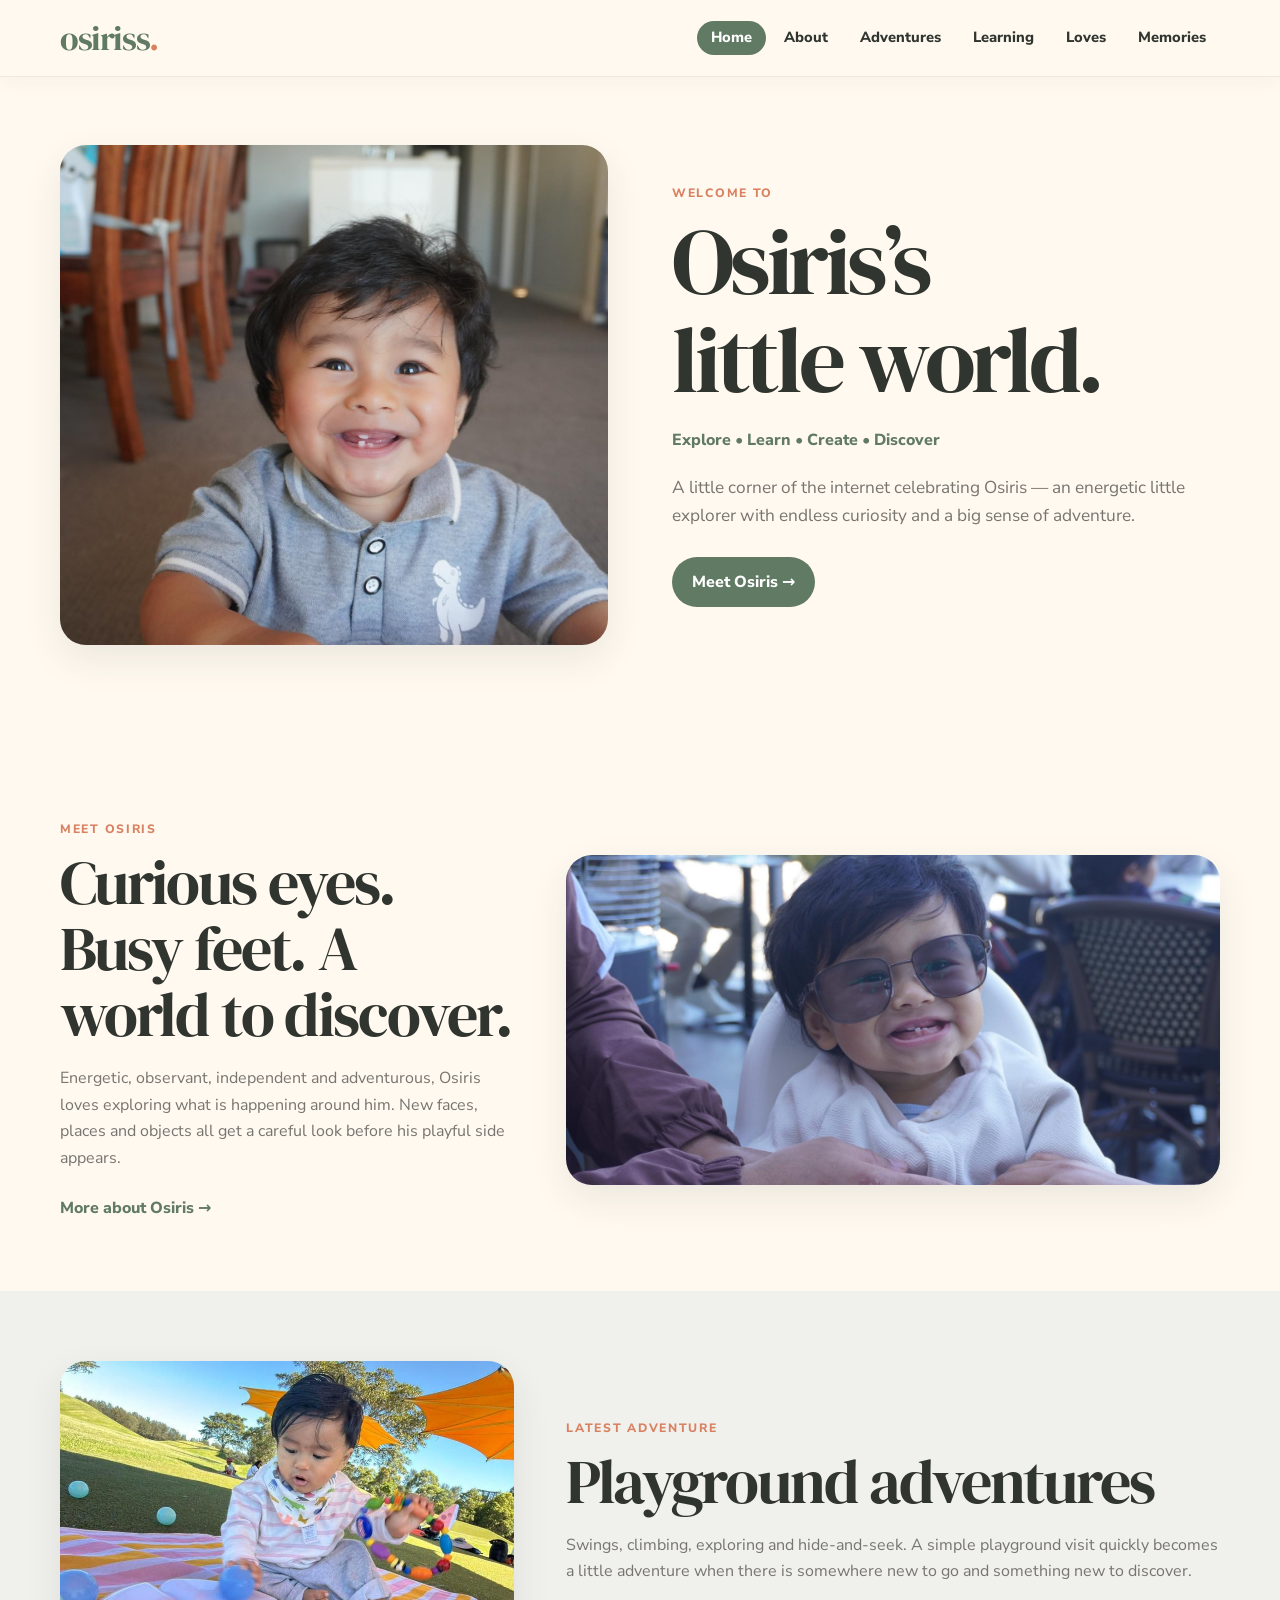
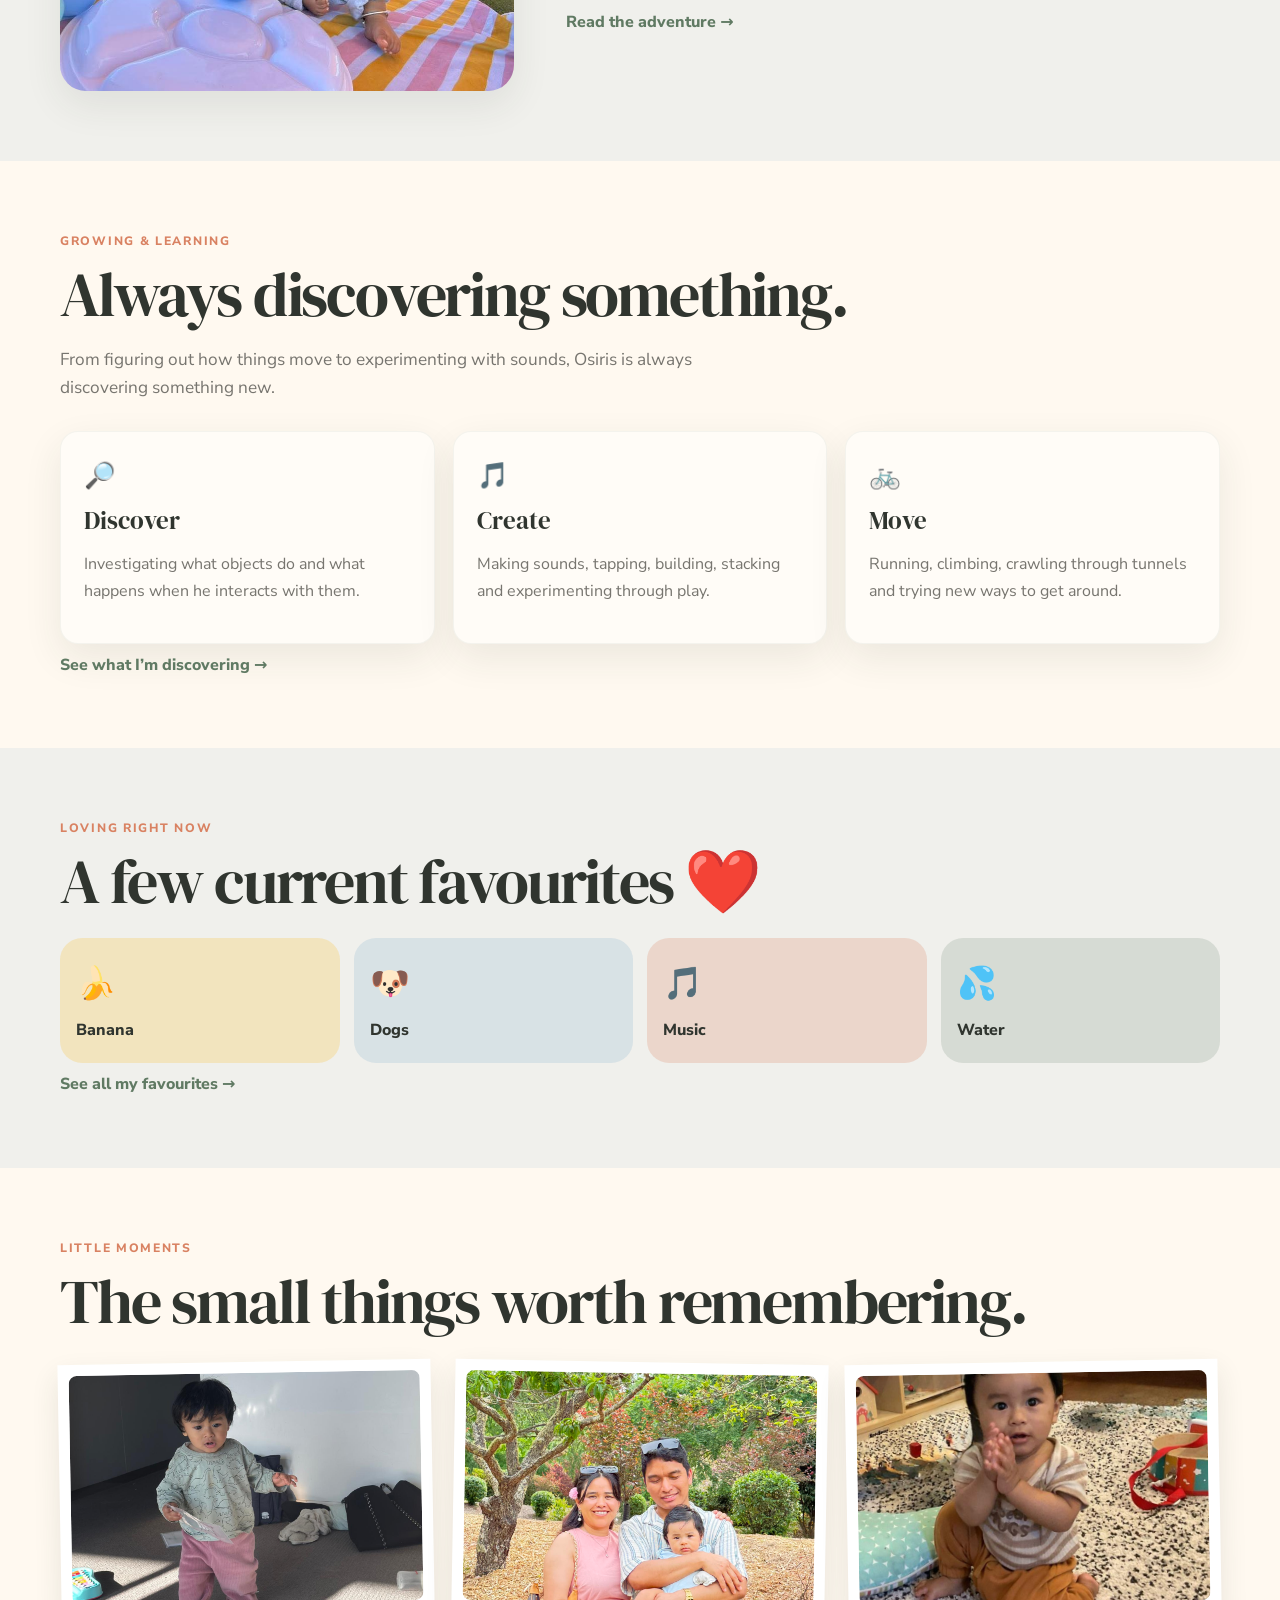
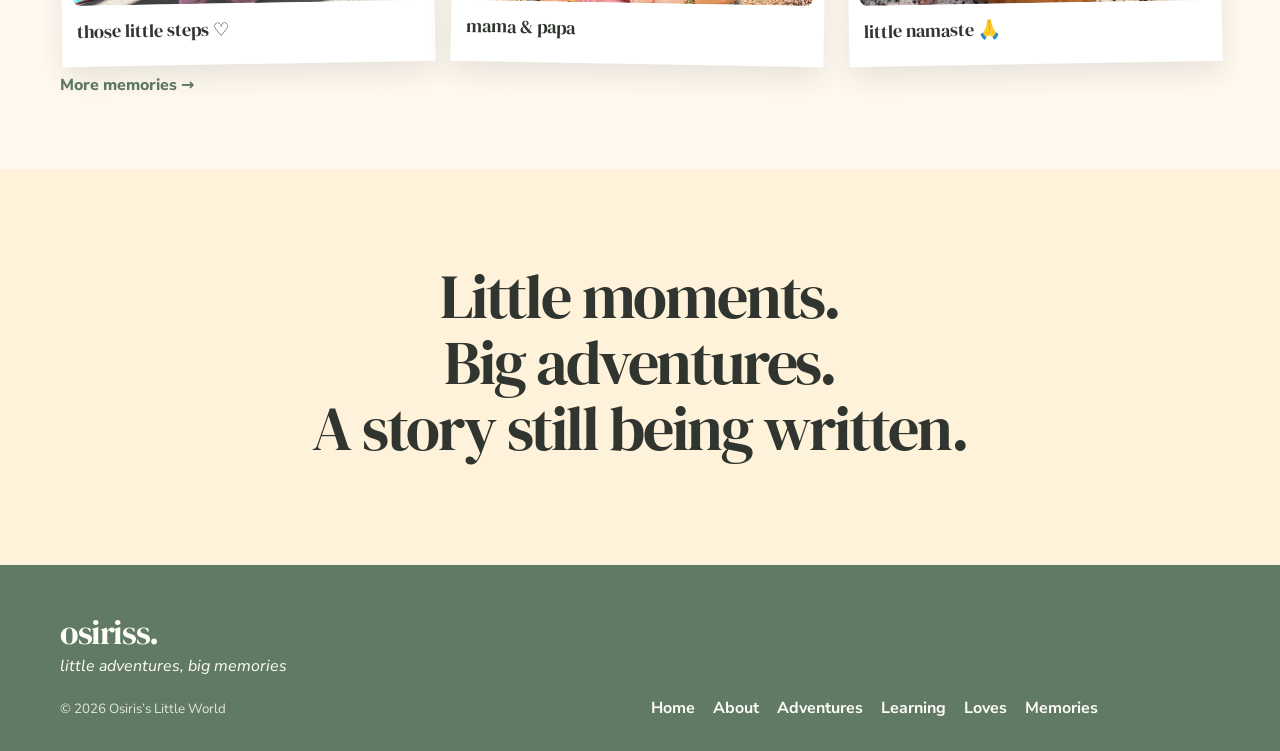
<file: index.html>
<!doctype html>
<html lang="en" class="no-js">
<head>
  <meta charset="utf-8">
  <meta name="viewport" content="width=device-width, initial-scale=1">
  <meta name="description" content="Osiris’s little corner of the internet — adventures, learning, favourite things and memories.">
  <meta name="theme-color" content="#FFF9F0">
  <title>Home | osiriss.</title>
  <link rel="stylesheet" href="styles.css">
</head>
<body>

<header class="site-header">
  <div class="container header-inner">
    <a class="brand" href="index.html" aria-label="osiriss home">osiriss<span>.</span></a>
    <nav class="site-nav" aria-label="Main navigation">
      <a href="index.html">Home</a>
      <a href="about.html">About</a>
      <a href="adventures.html">Adventures</a>
      <a href="learning.html">Learning</a>
      <a href="loves.html">Loves</a>
      <a href="memories.html">Memories</a>
    </nav>
  </div>
</header>

<main>

<section class="hero">
  <div class="container hero-grid">
    <img src="images/1.jpeg" alt="Osiris smiling" class="hero-photo reveal">
    <div class="reveal">
      <div class="eyebrow">Welcome to</div>
      <h1>Osiris’s<br>little world.</h1>
      <div class="tagline">Explore • Learn • Create • Discover</div>
      <p class="lead">A little corner of the internet celebrating Osiris — an energetic little explorer with endless curiosity and a big sense of adventure.</p>
      <a class="btn" href="about.html">Meet Osiris →</a>
    </div>
  </div>
</section>

<section class="section">
  <div class="container split">
    <div class="section-copy reveal">
      <div class="eyebrow">Meet Osiris</div>
      <h2>Curious eyes. Busy feet. A world to discover.</h2>
      <p>Energetic, observant, independent and adventurous, Osiris loves exploring what is happening around him. New faces, places and objects all get a careful look before his playful side appears.</p>
      <a class="text-link" href="about.html">More about Osiris →</a>
    </div>
    <img src="images/2.jpeg" alt="Osiris exploring" class="reveal">
  </div>
</section>

<section class="section soft">
  <div class="container split">
    <div class="photo-placeholder reveal"><img src="images/3.jpeg" alt="Osiris at the playground"></div>
    <div class="section-copy reveal">
      <div class="eyebrow">Latest adventure</div>
      <h2>Playground adventures</h2>
      <p>Swings, climbing, exploring and hide-and-seek. A simple playground visit quickly becomes a little adventure when there is somewhere new to go and something new to discover.</p>
      <a class="text-link" href="adventures.html">Read the adventure →</a>
    </div>
  </div>
</section>

<section class="section">
  <div class="container reveal">
    <div class="eyebrow">Growing & learning</div>
    <h2>Always discovering something.</h2>
    <p class="lead">From figuring out how things move to experimenting with sounds, Osiris is always discovering something new.</p>
    <div class="cards three">
      <div class="card"><div class="icon">🔎</div><h3>Discover</h3><p>Investigating what objects do and what happens when he interacts with them.</p></div>
      <div class="card"><div class="icon">🎵</div><h3>Create</h3><p>Making sounds, tapping, building, stacking and experimenting through play.</p></div>
      <div class="card"><div class="icon">🚲</div><h3>Move</h3><p>Running, climbing, crawling through tunnels and trying new ways to get around.</p></div>
    </div>
    <a class="text-link" href="learning.html">See what I’m discovering →</a>
  </div>
</section>

<section class="section soft">
  <div class="container reveal">
    <div class="eyebrow">Loving right now</div>
    <h2>A few current favourites ❤️</h2>
    <div class="favourites-grid">
      <div class="favourite"><div class="emoji">🍌</div><div>Banana</div></div>
      <div class="favourite"><div class="emoji">🐶</div><div>Dogs</div></div>
      <div class="favourite"><div class="emoji">🎵</div><div>Music</div></div>
      <div class="favourite"><div class="emoji">💦</div><div>Water</div></div>
    </div>
    <a class="text-link" href="loves.html">See all my favourites →</a>
  </div>
</section>

<section class="section">
  <div class="container reveal">
    <div class="eyebrow">Little moments</div>
    <h2>The small things worth remembering.</h2>
    <div class="scrapbook">
      <div class="polaroid"><div class="photo-placeholder"><img src="images/4.jpeg" alt="Osiris walking"></div><p>those little steps ♡</p></div>
      <div class="polaroid"><div class="photo-placeholder"><img src="images/5.jpeg" alt="Osiris family moment"></div><p>mama & papa</p></div>
      <div class="polaroid"><div class="photo-placeholder"><img src="images/6.jpeg" alt="Osiris Namaste moment"></div><p>little namaste 🙏</p></div>
    </div>
    <a class="text-link" href="memories.html">More memories →</a>
  </div>
</section>

<section class="section sun">
  <div class="container quote reveal">
    <h2>Little moments.<br>Big adventures.<br>A story still being written.</h2>
  </div>
</section>

</main>

<footer class="footer">
  <div class="container footer-grid">
    <div>
      <div class="brand">osiriss.</div>
      <p><em>little adventures, big memories</em></p>
      <small>© 2026 Osiris’s Little World</small>
    </div>
    <nav class="footer-nav" aria-label="Footer navigation">
      <a href="index.html">Home</a>
      <a href="about.html">About</a>
      <a href="adventures.html">Adventures</a>
      <a href="learning.html">Learning</a>
      <a href="loves.html">Loves</a>
      <a href="memories.html">Memories</a>
    </nav>
  </div>
</footer>
<script src="script.js"></script>

</body>
</html>
</file>
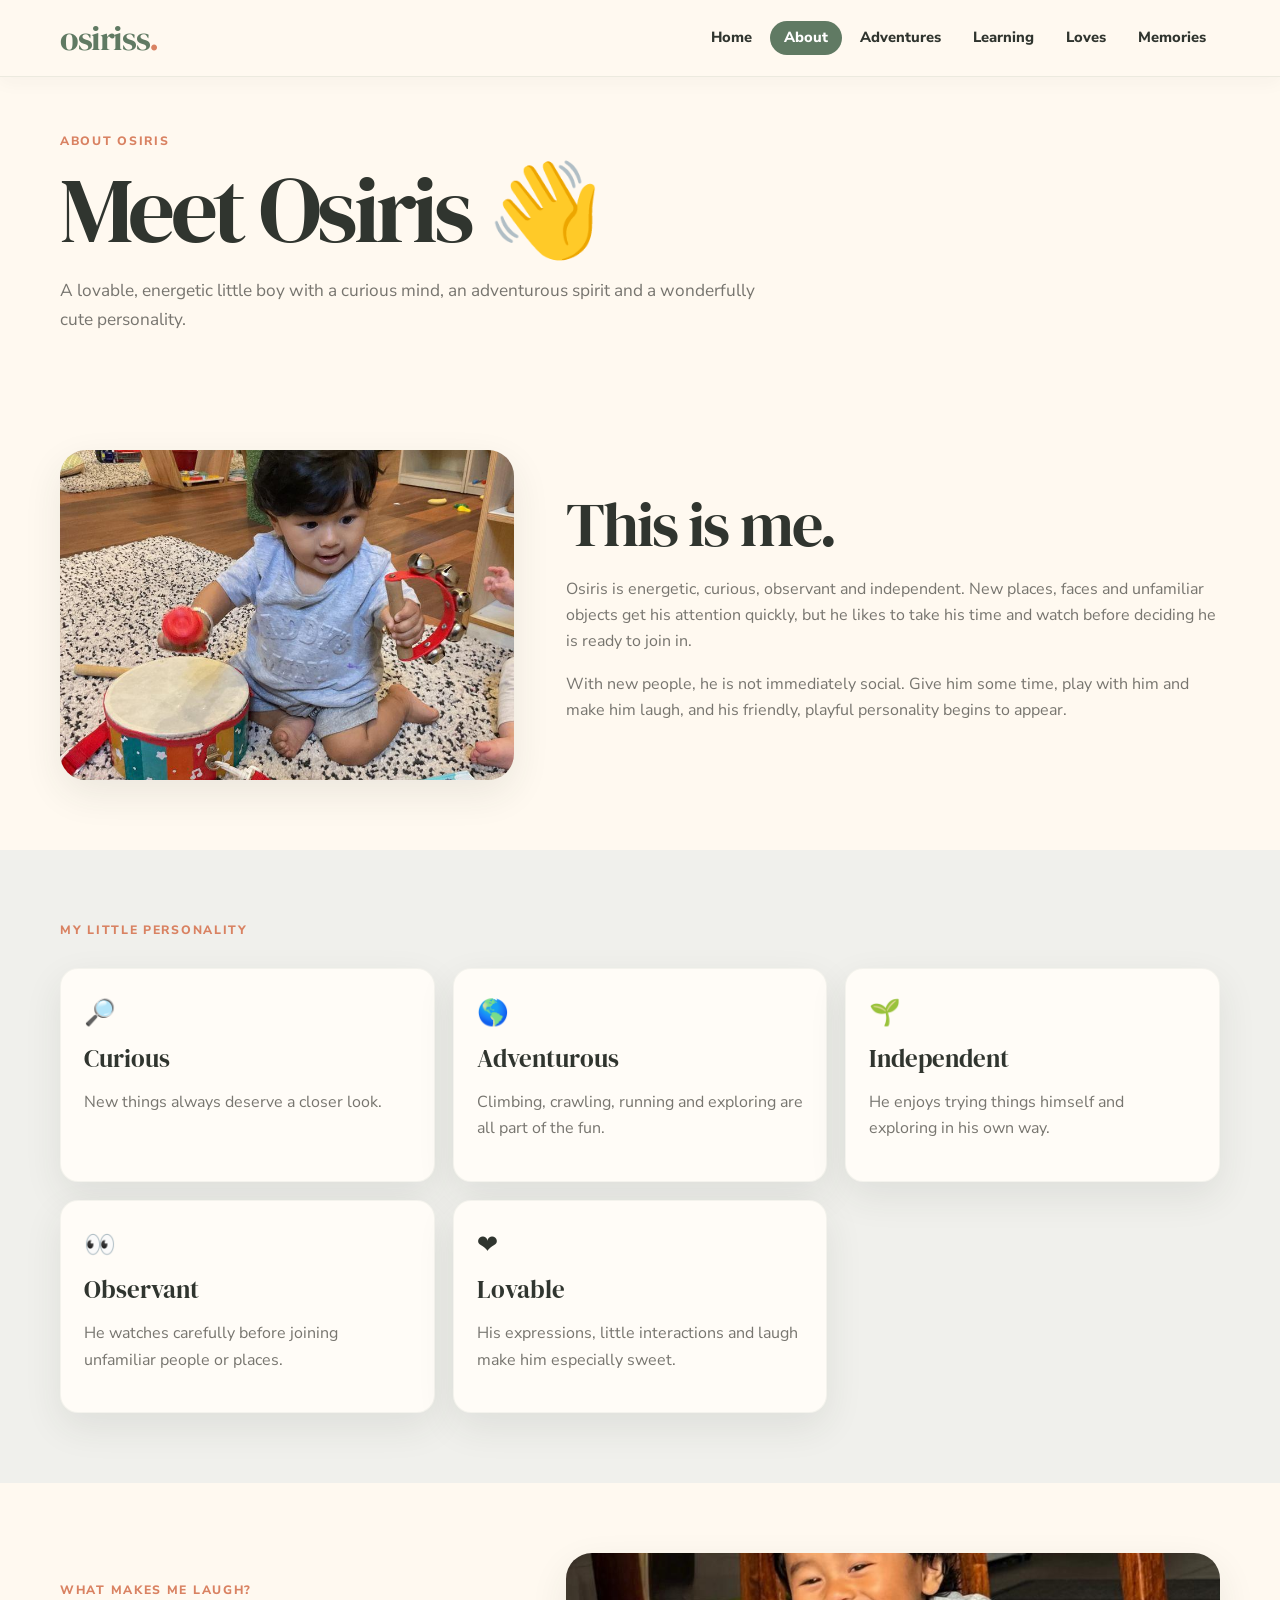
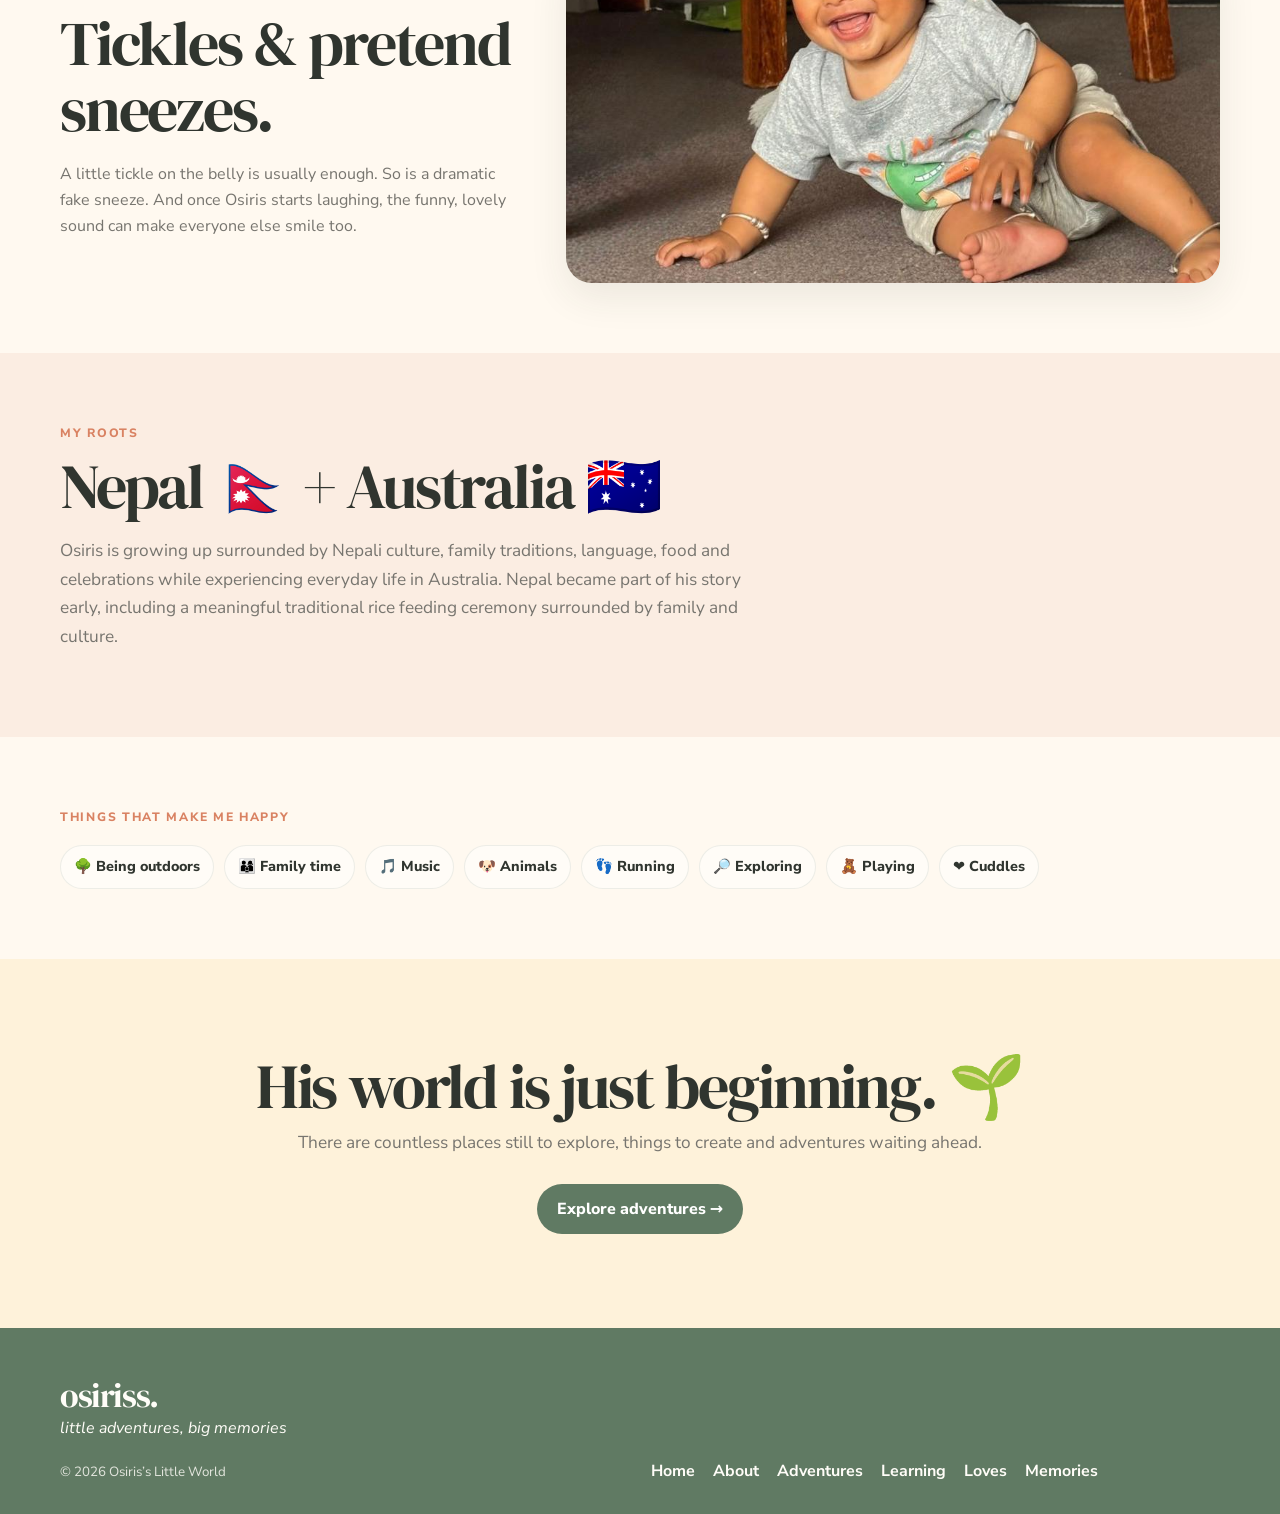
<file: about.html>
<!doctype html>
<html lang="en" class="no-js">
<head>
  <meta charset="utf-8">
  <meta name="viewport" content="width=device-width, initial-scale=1">
  <meta name="description" content="Osiris’s little corner of the internet — adventures, learning, favourite things and memories.">
  <meta name="theme-color" content="#FFF9F0">
  <title>About | osiriss.</title>
  <link rel="stylesheet" href="styles.css">
</head>
<body>

<header class="site-header">
  <div class="container header-inner">
    <a class="brand" href="index.html" aria-label="osiriss home">osiriss<span>.</span></a>
    <nav class="site-nav" aria-label="Main navigation">
      <a href="index.html">Home</a>
      <a href="about.html">About</a>
      <a href="adventures.html">Adventures</a>
      <a href="learning.html">Learning</a>
      <a href="loves.html">Loves</a>
      <a href="memories.html">Memories</a>
    </nav>
  </div>
</header>

<main>

<section class="page-hero">
  <div class="container">
    <div class="eyebrow">About Osiris</div>
    <h1>Meet Osiris 👋</h1>
    <p class="lead">A lovable, energetic little boy with a curious mind, an adventurous spirit and a wonderfully cute personality.</p>
  </div>
</section>

<section class="section">
  <div class="container split">
    <div class="photo-placeholder reveal"><img src="images/7.jpeg" alt="Osiris portrait"></div>
    <div class="section-copy reveal">
      <h2>This is me.</h2>
      <p>Osiris is energetic, curious, observant and independent. New places, faces and unfamiliar objects get his attention quickly, but he likes to take his time and watch before deciding he is ready to join in.</p>
      <p>With new people, he is not immediately social. Give him some time, play with him and make him laugh, and his friendly, playful personality begins to appear.</p>
    </div>
  </div>
</section>

<section class="section soft">
  <div class="container reveal">
    <div class="eyebrow">My little personality</div>
    <div class="cards three">
      <div class="card"><div class="icon">🔎</div><h3>Curious</h3><p>New things always deserve a closer look.</p></div>
      <div class="card"><div class="icon">🌎</div><h3>Adventurous</h3><p>Climbing, crawling, running and exploring are all part of the fun.</p></div>
      <div class="card"><div class="icon">🌱</div><h3>Independent</h3><p>He enjoys trying things himself and exploring in his own way.</p></div>
      <div class="card"><div class="icon">👀</div><h3>Observant</h3><p>He watches carefully before joining unfamiliar people or places.</p></div>
      <div class="card"><div class="icon">❤️</div><h3>Lovable</h3><p>His expressions, little interactions and laugh make him especially sweet.</p></div>
    </div>
  </div>
</section>

<section class="section">
  <div class="container split">
    <div class="section-copy reveal">
      <div class="eyebrow">What makes me laugh?</div>
      <h2>Tickles & pretend sneezes.</h2>
      <p>A little tickle on the belly is usually enough. So is a dramatic fake sneeze. And once Osiris starts laughing, the funny, lovely sound can make everyone else smile too.</p>
    </div>
    <div class="photo-placeholder reveal"><img src="images/8.jpeg" alt="Osiris laughing"></div>
  </div>
</section>

<section class="section terra">
  <div class="container reveal">
    <div class="eyebrow">My roots</div>
    <h2>Nepal 🇳🇵 + Australia 🇦🇺</h2>
    <p class="lead">Osiris is growing up surrounded by Nepali culture, family traditions, language, food and celebrations while experiencing everyday life in Australia. Nepal became part of his story early, including a meaningful traditional rice feeding ceremony surrounded by family and culture.</p>
  </div>
</section>

<section class="section">
  <div class="container reveal">
    <div class="eyebrow">Things that make me happy</div>
    <div class="chips">
      <span class="chip">🌳 Being outdoors</span>
      <span class="chip">👨‍👩‍👦 Family time</span>
      <span class="chip">🎵 Music</span>
      <span class="chip">🐶 Animals</span>
      <span class="chip">👣 Running</span>
      <span class="chip">🔎 Exploring</span>
      <span class="chip">🧸 Playing</span>
      <span class="chip">❤️ Cuddles</span>
    </div>
  </div>
</section>

<section class="section sun">
  <div class="container quote reveal">
    <h2>His world is just beginning. 🌱</h2>
    <p class="lead">There are countless places still to explore, things to create and adventures waiting ahead.</p>
    <a class="btn" href="adventures.html">Explore adventures →</a>
  </div>
</section>

</main>

<footer class="footer">
  <div class="container footer-grid">
    <div>
      <div class="brand">osiriss.</div>
      <p><em>little adventures, big memories</em></p>
      <small>© 2026 Osiris’s Little World</small>
    </div>
    <nav class="footer-nav" aria-label="Footer navigation">
      <a href="index.html">Home</a>
      <a href="about.html">About</a>
      <a href="adventures.html">Adventures</a>
      <a href="learning.html">Learning</a>
      <a href="loves.html">Loves</a>
      <a href="memories.html">Memories</a>
    </nav>
  </div>
</footer>
<script src="script.js"></script>

</body>
</html>
</file>
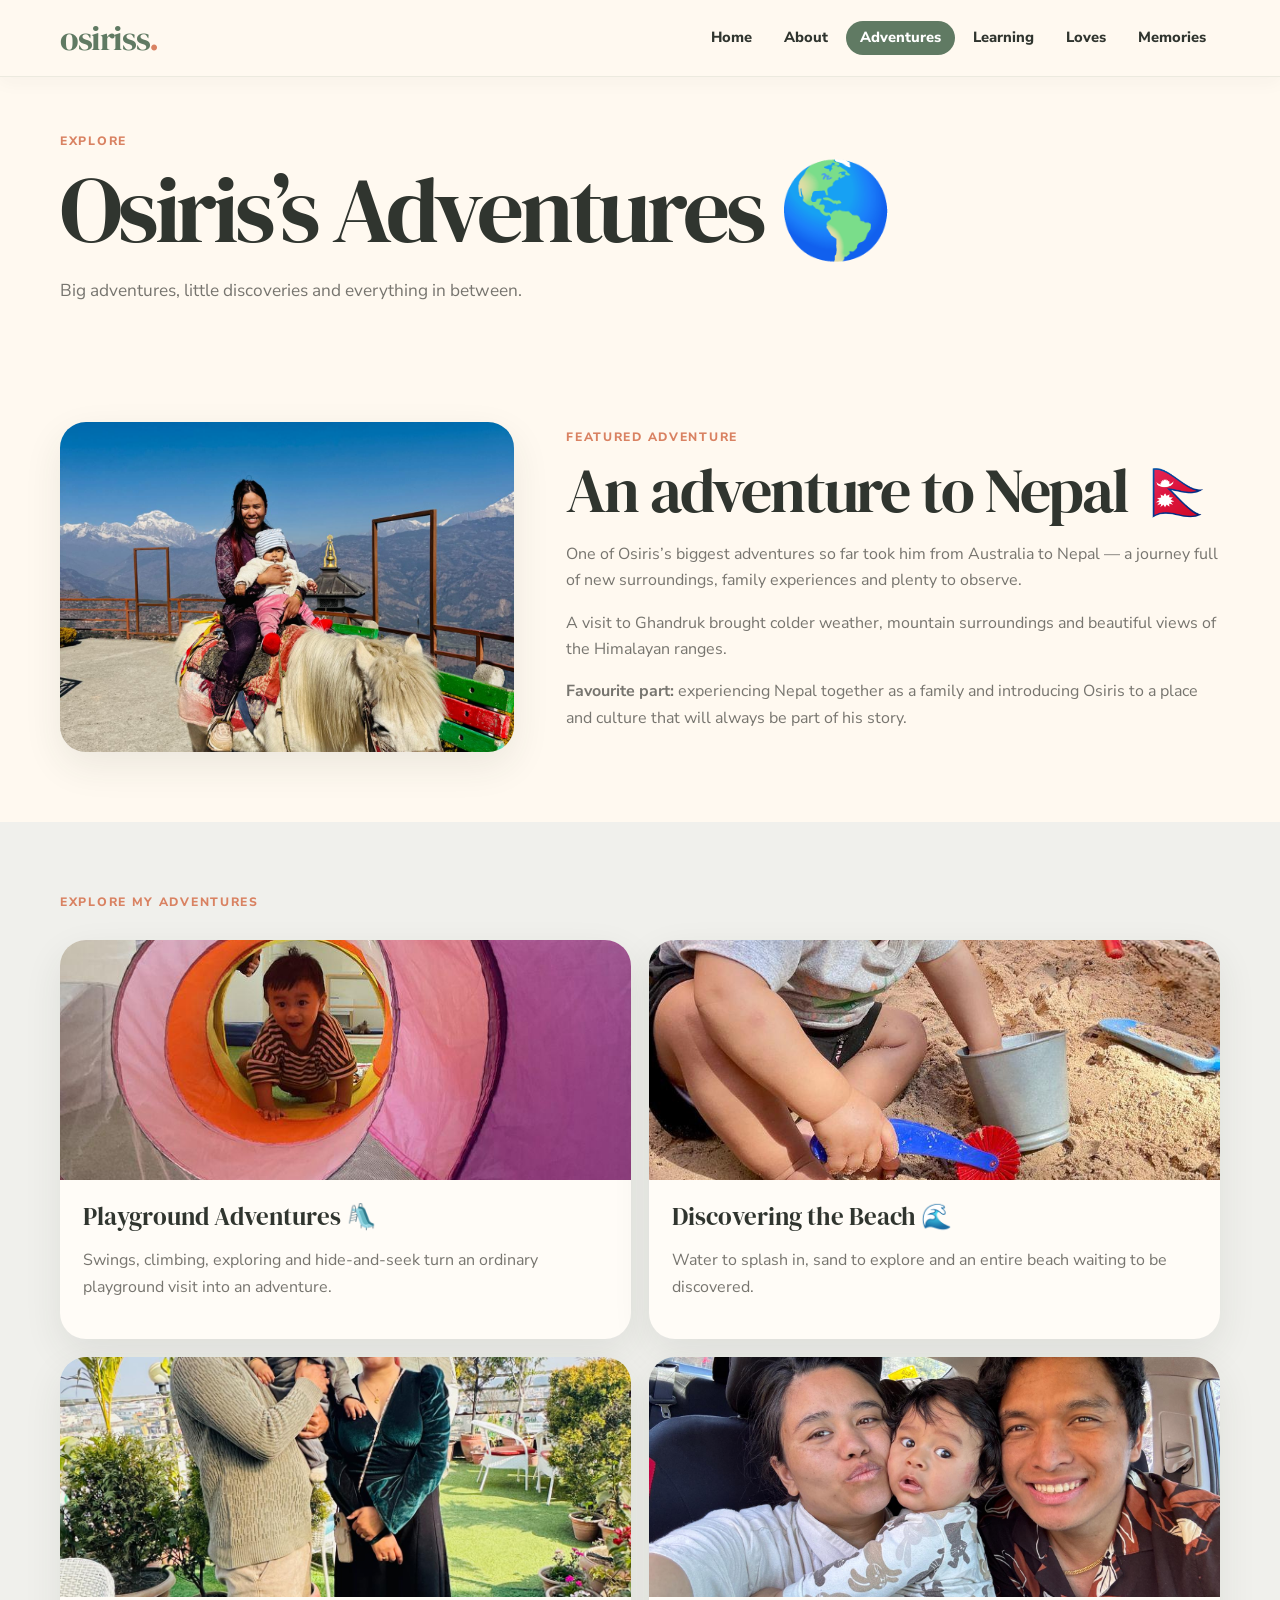
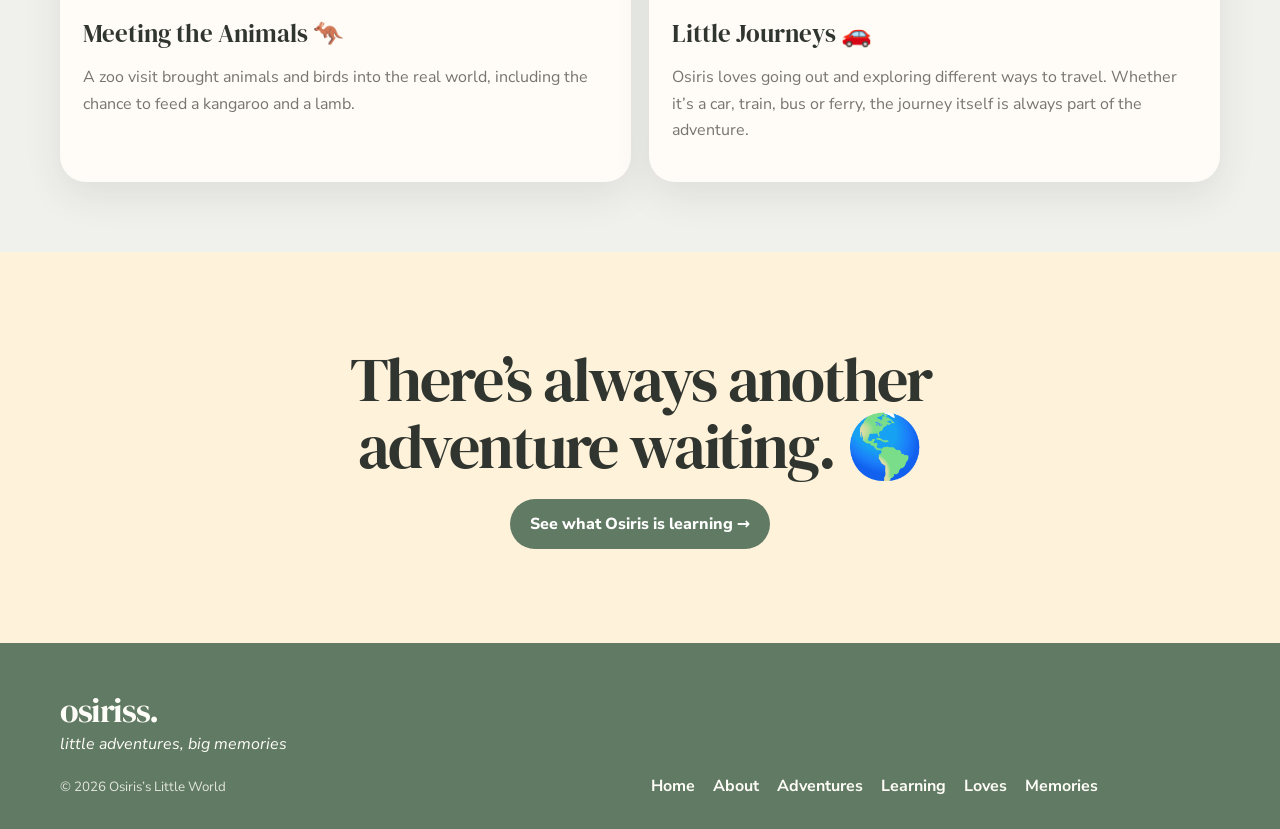
<file: adventures.html>
<!doctype html>
<html lang="en" class="no-js">
<head>
  <meta charset="utf-8">
  <meta name="viewport" content="width=device-width, initial-scale=1">
  <meta name="description" content="Osiris’s little corner of the internet — adventures, learning, favourite things and memories.">
  <meta name="theme-color" content="#FFF9F0">
  <title>Adventures | osiriss.</title>
  <link rel="stylesheet" href="styles.css">
</head>
<body>

<header class="site-header">
  <div class="container header-inner">
    <a class="brand" href="index.html" aria-label="osiriss home">osiriss<span>.</span></a>
    <nav class="site-nav" aria-label="Main navigation">
      <a href="index.html">Home</a>
      <a href="about.html">About</a>
      <a href="adventures.html">Adventures</a>
      <a href="learning.html">Learning</a>
      <a href="loves.html">Loves</a>
      <a href="memories.html">Memories</a>
    </nav>
  </div>
</header>

<main>

<section class="page-hero">
  <div class="container">
    <div class="eyebrow">Explore</div>
    <h1>Osiris’s Adventures 🌎</h1>
    <p class="lead">Big adventures, little discoveries and everything in between.</p>
  </div>
</section>

<section class="section">
  <div class="container split">
    <div class="photo-placeholder reveal"><img src="images/9.jpeg" alt="Osiris in Nepal"></div>
    <div class="section-copy reveal">
      <div class="eyebrow">Featured adventure</div>
      <h2>An adventure to Nepal 🇳🇵</h2>
      <p>One of Osiris’s biggest adventures so far took him from Australia to Nepal — a journey full of new surroundings, family experiences and plenty to observe.</p>
      <p>A visit to Ghandruk brought colder weather, mountain surroundings and beautiful views of the Himalayan ranges.</p>
      <p><strong>Favourite part:</strong> experiencing Nepal together as a family and introducing Osiris to a place and culture that will always be part of his story.</p>
    </div>
  </div>
</section>

<section class="section soft">
  <div class="container">
    <div class="eyebrow">Explore my adventures</div>
    <div class="page-grid two">
      <article class="story-card reveal">
        <div class="photo-placeholder"><img src="images/10.jpeg" alt="Osiris at a playground"></div>
        <div class="content"><h3>Playground Adventures 🛝</h3><p>Swings, climbing, exploring and hide-and-seek turn an ordinary playground visit into an adventure.</p></div>
      </article>
      <article class="story-card reveal">
        <div class="photo-placeholder"><img src="images/11.jpeg" alt="Osiris at the beach"></div>
        <div class="content"><h3>Discovering the Beach 🌊</h3><p>Water to splash in, sand to explore and an entire beach waiting to be discovered.</p></div>
      </article>
      <article class="story-card reveal">
        <div class="photo-placeholder"><img src="images/12.jpeg" alt="Osiris meeting animals"></div>
        <div class="content"><h3>Meeting the Animals 🦘</h3><p>A zoo visit brought animals and birds into the real world, including the chance to feed a kangaroo and a lamb.</p></div>
      </article>
      <article class="story-card reveal">
        <img src="images/13.jpeg" alt="Osiris travelling">
        <div class="content"><h3>Little Journeys 🚗</h3><p>Osiris loves going out and exploring different ways to travel. Whether it’s a car, train, bus or ferry, the journey itself is always part of the adventure.</p></div>
      </article>
    </div>
  </div>
</section>

<section class="section sun">
  <div class="container quote reveal">
    <h2>There’s always another adventure waiting. 🌎</h2>
    <a class="btn" href="learning.html">See what Osiris is learning →</a>
  </div>
</section>

</main>

<footer class="footer">
  <div class="container footer-grid">
    <div>
      <div class="brand">osiriss.</div>
      <p><em>little adventures, big memories</em></p>
      <small>© 2026 Osiris’s Little World</small>
    </div>
    <nav class="footer-nav" aria-label="Footer navigation">
      <a href="index.html">Home</a>
      <a href="about.html">About</a>
      <a href="adventures.html">Adventures</a>
      <a href="learning.html">Learning</a>
      <a href="loves.html">Loves</a>
      <a href="memories.html">Memories</a>
    </nav>
  </div>
</footer>
<script src="script.js"></script>

</body>
</html>
</file>
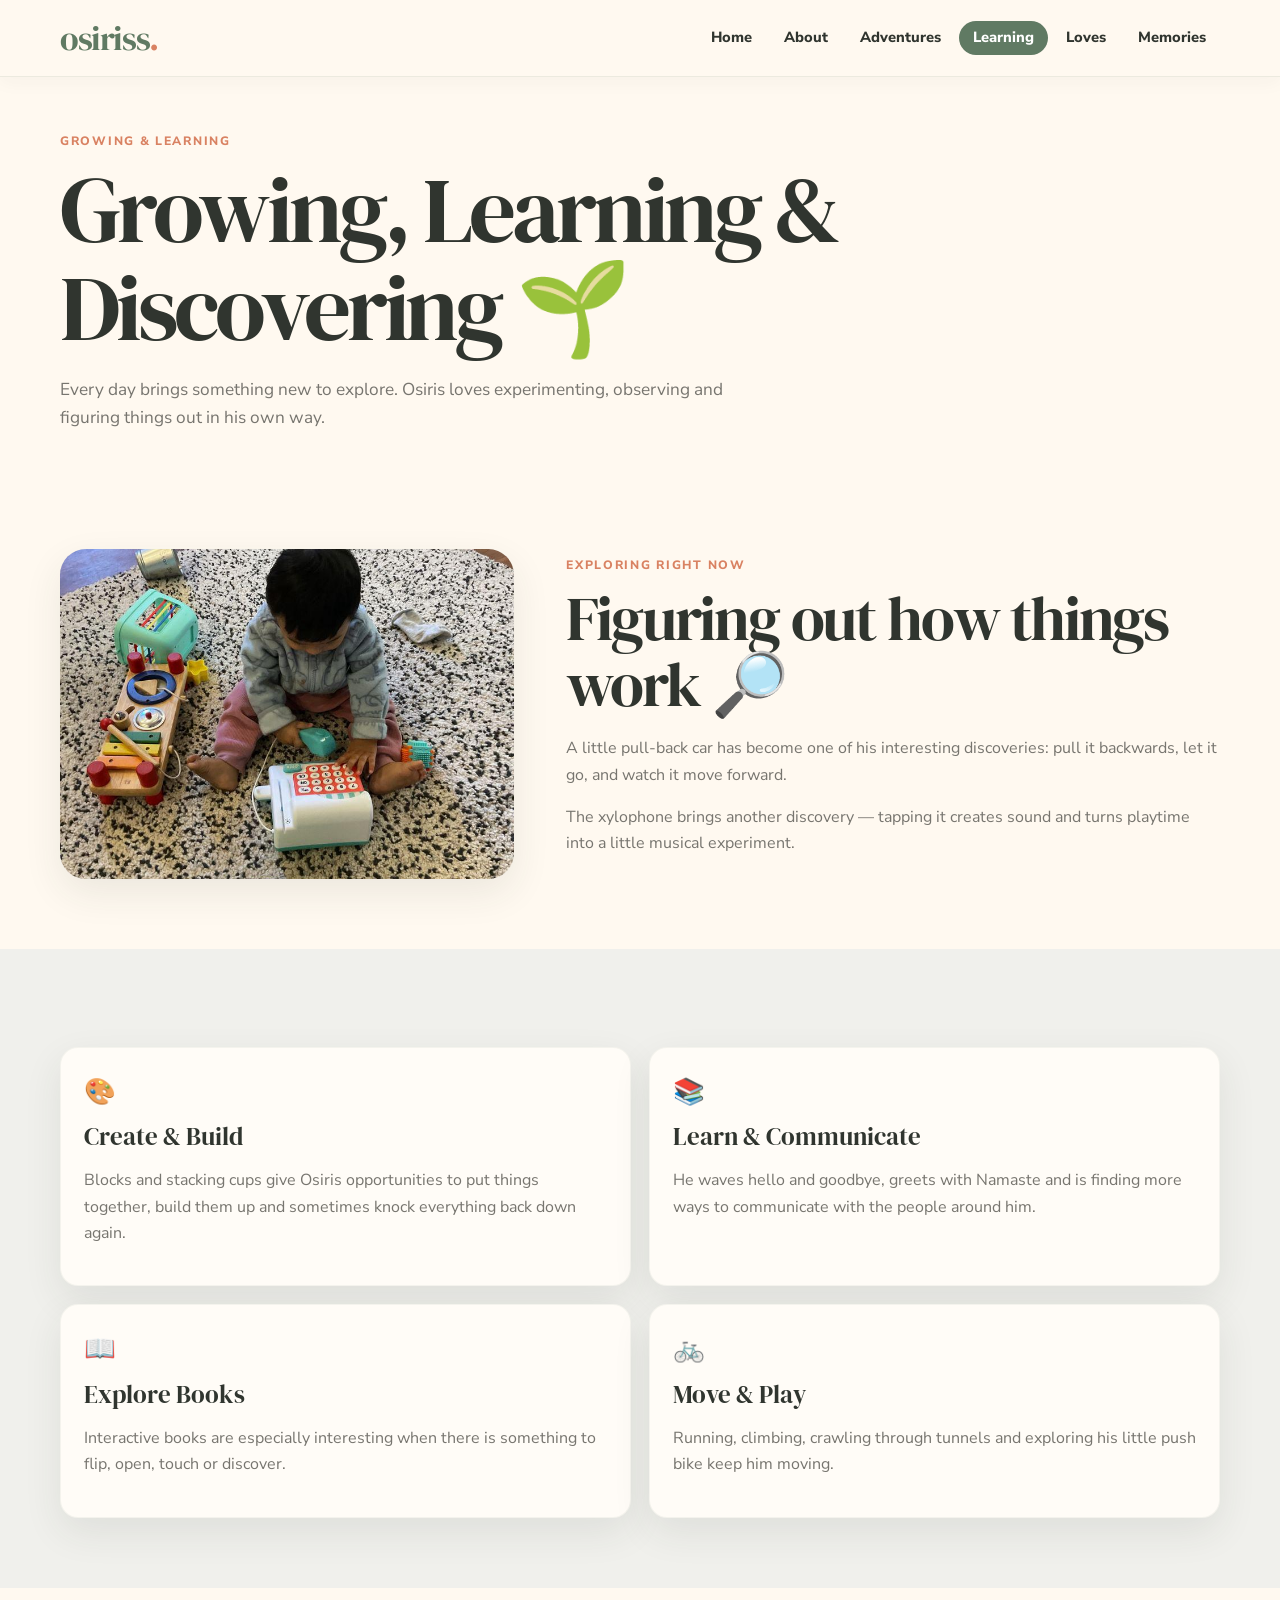
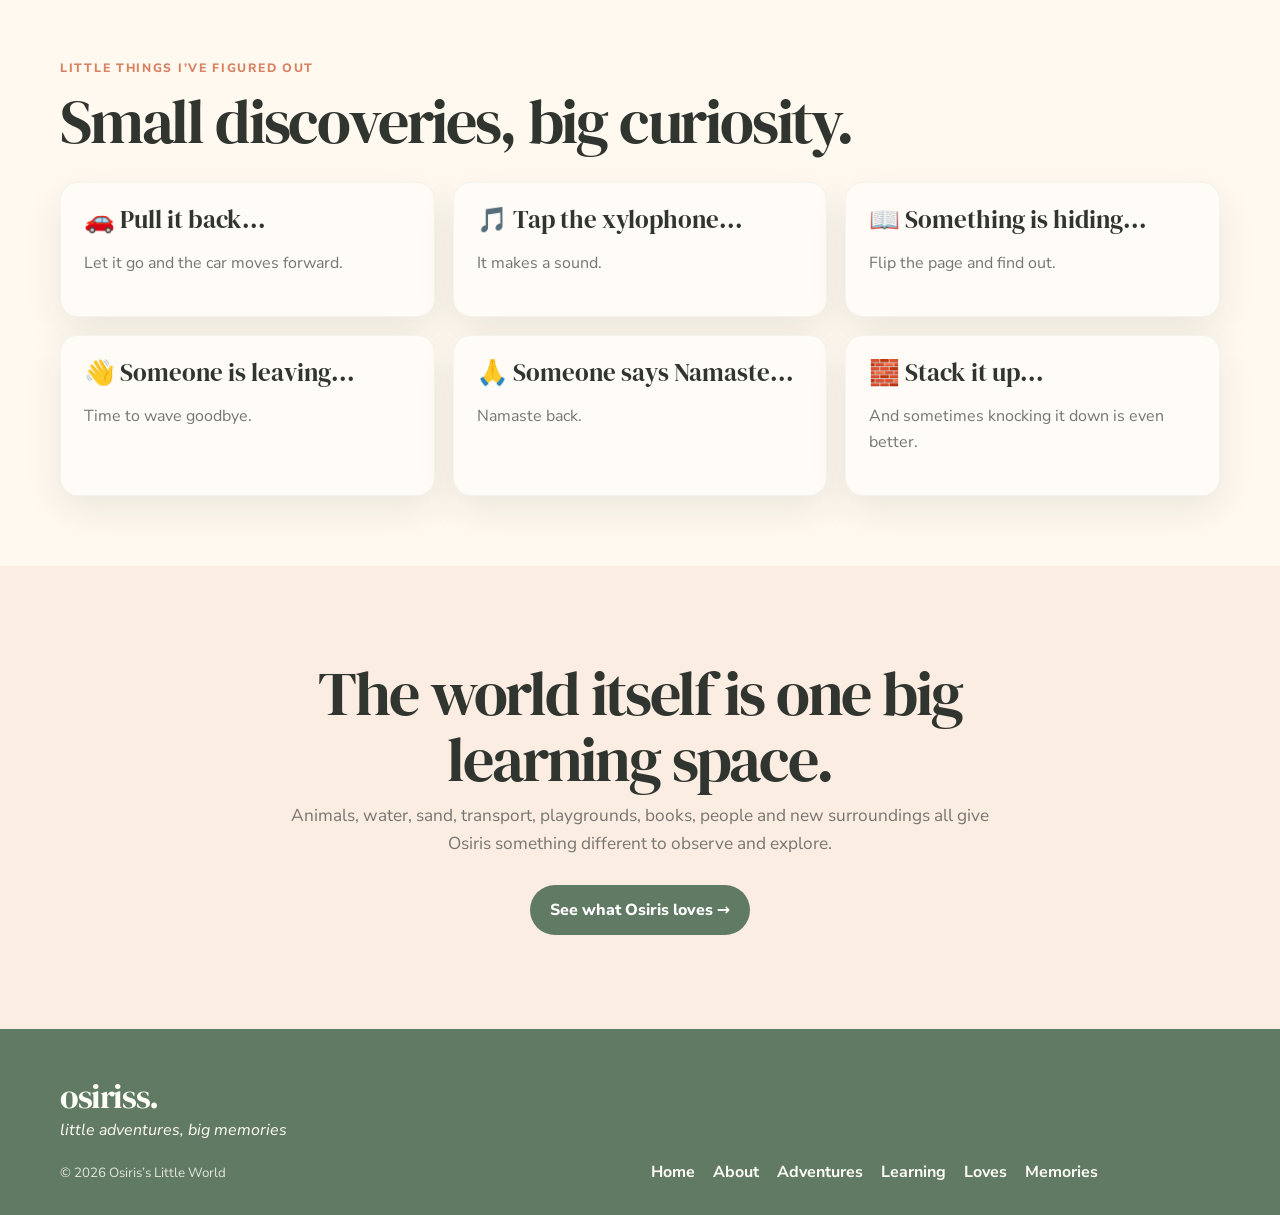
<file: learning.html>
<!doctype html>
<html lang="en" class="no-js">
<head>
  <meta charset="utf-8">
  <meta name="viewport" content="width=device-width, initial-scale=1">
  <meta name="description" content="Osiris’s little corner of the internet — adventures, learning, favourite things and memories.">
  <meta name="theme-color" content="#FFF9F0">
  <title>Growing & Learning | osiriss.</title>
  <link rel="stylesheet" href="styles.css">
</head>
<body>

<header class="site-header">
  <div class="container header-inner">
    <a class="brand" href="index.html" aria-label="osiriss home">osiriss<span>.</span></a>
    <nav class="site-nav" aria-label="Main navigation">
      <a href="index.html">Home</a>
      <a href="about.html">About</a>
      <a href="adventures.html">Adventures</a>
      <a href="learning.html">Learning</a>
      <a href="loves.html">Loves</a>
      <a href="memories.html">Memories</a>
    </nav>
  </div>
</header>

<main>

<section class="page-hero">
  <div class="container">
    <div class="eyebrow">Growing & learning</div>
    <h1>Growing, Learning & Discovering 🌱</h1>
    <p class="lead">Every day brings something new to explore. Osiris loves experimenting, observing and figuring things out in his own way.</p>
  </div>
</section>

<section class="section">
  <div class="container split">
    <div class="photo-placeholder reveal"><img src="images/14.jpeg" alt="Osiris exploring how things work"></div>
    <div class="section-copy reveal">
      <div class="eyebrow">Exploring right now</div>
      <h2>Figuring out how things work 🔎</h2>
      <p>A little pull-back car has become one of his interesting discoveries: pull it backwards, let it go, and watch it move forward.</p>
      <p>The xylophone brings another discovery — tapping it creates sound and turns playtime into a little musical experiment.</p>
    </div>
  </div>
</section>

<section class="section soft">
  <div class="container reveal">
    <div class="cards two">
      <div class="card"><div class="icon">🎨</div><h3>Create & Build</h3><p>Blocks and stacking cups give Osiris opportunities to put things together, build them up and sometimes knock everything back down again.</p></div>
      <div class="card"><div class="icon">📚</div><h3>Learn & Communicate</h3><p>He waves hello and goodbye, greets with Namaste and is finding more ways to communicate with the people around him.</p></div>
      <div class="card"><div class="icon">📖</div><h3>Explore Books</h3><p>Interactive books are especially interesting when there is something to flip, open, touch or discover.</p></div>
      <div class="card"><div class="icon">🚲</div><h3>Move & Play</h3><p>Running, climbing, crawling through tunnels and exploring his little push bike keep him moving.</p></div>
    </div>
  </div>
</section>

<section class="section">
  <div class="container reveal">
    <div class="eyebrow">Little things I’ve figured out</div>
    <h2>Small discoveries, big curiosity.</h2>
    <div class="cards three">
      <div class="card"><h3>🚗 Pull it back...</h3><p>Let it go and the car moves forward.</p></div>
      <div class="card"><h3>🎵 Tap the xylophone...</h3><p>It makes a sound.</p></div>
      <div class="card"><h3>📖 Something is hiding...</h3><p>Flip the page and find out.</p></div>
      <div class="card"><h3>👋 Someone is leaving...</h3><p>Time to wave goodbye.</p></div>
      <div class="card"><h3>🙏 Someone says Namaste...</h3><p>Namaste back.</p></div>
      <div class="card"><h3>🧱 Stack it up...</h3><p>And sometimes knocking it down is even better.</p></div>
    </div>
  </div>
</section>

<section class="section terra">
  <div class="container quote reveal">
    <h2>The world itself is one big learning space.</h2>
    <p class="lead">Animals, water, sand, transport, playgrounds, books, people and new surroundings all give Osiris something different to observe and explore.</p>
    <a class="btn" href="loves.html">See what Osiris loves →</a>
  </div>
</section>

</main>

<footer class="footer">
  <div class="container footer-grid">
    <div>
      <div class="brand">osiriss.</div>
      <p><em>little adventures, big memories</em></p>
      <small>© 2026 Osiris’s Little World</small>
    </div>
    <nav class="footer-nav" aria-label="Footer navigation">
      <a href="index.html">Home</a>
      <a href="about.html">About</a>
      <a href="adventures.html">Adventures</a>
      <a href="learning.html">Learning</a>
      <a href="loves.html">Loves</a>
      <a href="memories.html">Memories</a>
    </nav>
  </div>
</footer>
<script src="script.js"></script>

</body>
</html>
</file>
<file: styles.css>
@import url('https://fonts.googleapis.com/css2?family=DM+Serif+Display:ital@0;1&family=Nunito+Sans:wght@400;500;600;700;800&display=swap');

:root {
  --cream: #FFF9F0;
  --sage: #607A63;
  --sky: #A8C5D6;
  --sun: #F4C95D;
  --terra: #D98262;
  --charcoal: #30352F;
  --grey: #77756F;
  --card: #FFFCF7;
  --line: rgba(96,122,99,.12);
  --shadow: 0 14px 38px rgba(48,53,47,.09);
  --radius-lg: 26px;
  --radius-md: 18px;
  --max: 1160px;
}

* { box-sizing: border-box; }

html { scroll-behavior: smooth; }

body {
  margin: 0;
  background: var(--cream);
  color: var(--charcoal);
  font-family: "Nunito Sans", system-ui, -apple-system, BlinkMacSystemFont, "Segoe UI", sans-serif;
  line-height: 1.65;
}

img {
  display: block;
  width: 100%;
  max-width: 100%;
}

a {
  color: inherit;
  text-decoration: none;
}

.container {
  width: min(calc(100% - 32px), var(--max));
  margin-inline: auto;
}

/* =========================
   STICKY HEADER
   Mobile: logo on row 1, all six links visible in a 3 x 2 grid.
   Desktop: logo and links on one row.
========================= */

.site-header {
  position: sticky;
  top: 0;
  z-index: 1000;
  background: rgba(255,249,240,.97);
  border-bottom: 1px solid var(--line);
  box-shadow: 0 5px 18px rgba(48,53,47,.04);
  backdrop-filter: blur(12px);
  -webkit-backdrop-filter: blur(12px);
}

.header-inner {
  padding-top: 12px;
  padding-bottom: 10px;
}

.brand {
  display: inline-block;
  font-family: "DM Serif Display", serif;
  font-size: 2.15rem;
  line-height: 1;
  letter-spacing: -.04em;
  color: var(--sage);
}

.brand span { color: var(--terra); }

.site-nav {
  display: grid;
  grid-template-columns: repeat(3, minmax(0, 1fr));
  gap: 4px 8px;
  margin-top: 10px;
}

.site-nav a {
  min-width: 0;
  padding: 7px 5px;
  border-radius: 999px;
  text-align: center;
  font-size: .82rem;
  line-height: 1.2;
  font-weight: 800;
  color: var(--charcoal);
  transition: background .2s ease, color .2s ease, transform .2s ease;
}

.site-nav a:hover {
  color: var(--sage);
  background: rgba(96,122,99,.08);
}

.site-nav a[aria-current="page"] {
  color: white;
  background: var(--sage);
}

/* =========================
   TYPOGRAPHY
========================= */

.eyebrow {
  margin-bottom: 10px;
  color: var(--terra);
  font-size: .76rem;
  font-weight: 800;
  letter-spacing: .14em;
  text-transform: uppercase;
}

h1, h2, h3 {
  margin: 0 0 18px;
  font-family: "DM Serif Display", serif;
  font-weight: 400;
  line-height: 1.06;
}

h1 {
  font-size: clamp(3rem, 12vw, 5.8rem);
  letter-spacing: -.045em;
}

h2 {
  font-size: clamp(2.15rem, 8vw, 3.9rem);
  letter-spacing: -.035em;
}

h3 { font-size: 1.55rem; }

p { margin: 0 0 16px; }

.lead {
  max-width: 700px;
  color: var(--grey);
  font-size: 1.08rem;
}

.tagline {
  margin: 14px 0 20px;
  color: var(--sage);
  font-weight: 800;
}

/* =========================
   BUTTONS / LINKS
========================= */

.btn {
  display: inline-flex;
  align-items: center;
  justify-content: center;
  margin-top: 10px;
  padding: 12px 20px;
  border-radius: 999px;
  background: var(--sage);
  color: white;
  font-weight: 800;
  transition: transform .2s ease, box-shadow .2s ease;
}

.btn:hover {
  transform: translateY(-2px);
  box-shadow: 0 10px 22px rgba(96,122,99,.2);
}

.text-link {
  display: inline-block;
  margin-top: 8px;
  color: var(--sage);
  font-weight: 800;
}

.text-link:hover { text-decoration: underline; }

/* =========================
   LAYOUT / SECTIONS
========================= */

.hero { padding: 34px 0 72px; }

.hero-grid,
.split {
  display: grid;
  gap: 32px;
  align-items: center;
}

.section { padding: 70px 0; }
.section.soft { background: rgba(168,197,214,.17); }
.section.sun { background: rgba(244,201,93,.15); }
.section.terra { background: rgba(217,130,98,.10); }

.section-copy p { color: var(--grey); }

.page-hero {
  padding: 54px 0 30px;
}

/* =========================
   PHOTOS
========================= */

.hero-photo,
.media,
.photo-placeholder,
.story-card > img,
.story-card .photo-placeholder,
.memory-item .photo-placeholder,
.memory-item > img {
  overflow: hidden;
  border-radius: var(--radius-lg);
  background: #ece9e2;
  box-shadow: var(--shadow);
}

.hero-photo {
  height: clamp(300px, 78vw, 520px);
  object-fit: cover;
  object-position: center;
}

.media,
.photo-placeholder {
  height: 280px;
}

.media img,
.photo-placeholder img {
  width: 100%;
  height: 100%;
  object-fit: cover;
}

.split > img {
  width: 100%;
  height: 280px;
  object-fit: cover;
  border-radius: var(--radius-lg);
  box-shadow: var(--shadow);
}

.story-card > img {
  width: 100%;
  height: 240px;
  object-fit: cover;
  border-radius: 0;
  box-shadow: none;
}

/* GIFs should keep moving but use the same neat crop */
img[src$=".gif"] {
  object-fit: cover;
}

/* =========================
   CARDS
========================= */

.cards,
.page-grid {
  display: grid;
  gap: 18px;
  margin-top: 28px;
}

.card {
  padding: 23px;
  border: 1px solid rgba(96,122,99,.07);
  border-radius: var(--radius-md);
  background: var(--card);
  box-shadow: var(--shadow);
}

.card .icon {
  margin-bottom: 10px;
  font-size: 1.6rem;
}

.card p,
.story-card p { color: var(--grey); }

.story-card {
  overflow: hidden;
  border-radius: var(--radius-lg);
  background: var(--card);
  box-shadow: var(--shadow);
}

.story-card .photo-placeholder {
  height: 240px;
  border-radius: 0;
  box-shadow: none;
}

.story-card .content { padding: 23px; }

/* =========================
   CHIPS / FAVOURITES
========================= */

.chips {
  display: flex;
  flex-wrap: wrap;
  gap: 10px;
  margin-top: 18px;
}

.chip {
  padding: 9px 13px;
  border: 1px solid rgba(96,122,99,.11);
  border-radius: 999px;
  background: var(--card);
  font-size: .9rem;
  font-weight: 800;
}

.favourites-grid {
  display: grid;
  grid-template-columns: repeat(2, 1fr);
  gap: 14px;
  margin-top: 24px;
}

.favourite {
  display: flex;
  min-height: 125px;
  padding: 20px 16px;
  border-radius: 22px;
  flex-direction: column;
  justify-content: space-between;
  font-weight: 800;
}

.favourite:nth-child(1) { background: rgba(244,201,93,.32); }
.favourite:nth-child(2) { background: rgba(168,197,214,.35); }
.favourite:nth-child(3) { background: rgba(217,130,98,.24); }
.favourite:nth-child(4) { background: rgba(96,122,99,.18); }

.favourite .emoji { font-size: 2rem; }

/* =========================
   SCRAPBOOK
========================= */

.scrapbook {
  display: grid;
  gap: 20px;
  margin-top: 28px;
}

.polaroid {
  padding: 11px 11px 20px;
  background: white;
  box-shadow: 0 12px 28px rgba(48,53,47,.11);
  transform: rotate(-1deg);
}

.polaroid:nth-child(2) { transform: rotate(1deg); }

.polaroid .photo-placeholder {
  height: 210px;
  min-height: 0;
  border-radius: 8px;
  box-shadow: none;
}

.polaroid p {
  margin: 11px 4px 0;
  font-family: "DM Serif Display", serif;
  font-size: 1.15rem;
}

/* =========================
   MEMORIES
========================= */

.memory-list {
  display: grid;
  gap: 22px;
}

.memory-item {
  display: grid;
  gap: 18px;
  padding: 17px;
  align-items: center;
  border-radius: var(--radius-lg);
  background: var(--card);
  box-shadow: var(--shadow);
}

.memory-item .photo-placeholder {
  height: 220px;
  min-height: 0;
  box-shadow: none;
}

.memory-item p { color: var(--grey); }

/* =========================
   QUOTE / FOOTER
========================= */

.quote {
  max-width: 780px;
  margin-inline: auto;
  padding: 24px 0;
  text-align: center;
}

.quote h2 { margin-bottom: 10px; }
.quote .lead { margin-inline: auto; }

.footer {
  padding: 50px 0 30px;
  background: var(--sage);
  color: #fffdf8;
}

.footer .brand { color: #fffdf8; }

.footer-grid {
  display: grid;
  gap: 22px;
}

.footer-nav {
  display: flex;
  flex-wrap: wrap;
  gap: 10px 18px;
  font-weight: 700;
}

.footer small { opacity: .82; }

/* =========================
   REVEAL
========================= */

.reveal {
  opacity: 0;
  transform: translateY(12px);
  transition: opacity .55s ease, transform .55s ease;
}

.reveal.visible {
  opacity: 1;
  transform: none;
}

/* Do not hide content when JS is unavailable */
.no-js .reveal {
  opacity: 1;
  transform: none;
}

/* =========================
   TABLET / DESKTOP
========================= */

@media (min-width: 760px) {
  .container {
    width: min(calc(100% - 56px), var(--max));
  }

  .header-inner {
    min-height: 76px;
    display: flex;
    align-items: center;
    justify-content: space-between;
    gap: 28px;
    padding-top: 0;
    padding-bottom: 0;
  }

  .site-nav {
    display: flex;
    align-items: center;
    gap: 4px;
    width: auto;
    margin-top: 0;
  }

  .site-nav a {
    padding: 8px 12px;
    font-size: .92rem;
  }

  .hero { padding: 68px 0 104px; }

  .hero-grid {
    grid-template-columns: .92fr 1.08fr;
    gap: 58px;
  }

  .hero-photo {
    height: 500px;
  }

  .split {
    grid-template-columns: .82fr 1.18fr;
    gap: 52px;
  }

  .split > img,
  .media,
  .photo-placeholder {
    height: 330px;
  }

  .cards.two,
  .page-grid.two {
    grid-template-columns: repeat(2, minmax(0,1fr));
  }

  .cards.three,
  .page-grid.three {
    grid-template-columns: repeat(3, minmax(0,1fr));
  }

  .favourites-grid {
    grid-template-columns: repeat(4, 1fr);
  }

  .scrapbook {
    grid-template-columns: repeat(3, 1fr);
    align-items: start;
  }

  .polaroid .photo-placeholder {
    height: 230px;
  }

  .memory-item {
    grid-template-columns: .82fr 1.18fr;
    padding: 20px;
  }

  .memory-item .photo-placeholder {
    height: 240px;
  }

  .memory-item:nth-child(even) .photo-placeholder {
    order: 2;
  }

  .footer-grid {
    grid-template-columns: 1fr 1fr;
    align-items: end;
  }
}

@media (min-width: 1040px) {
  .site-nav a {
    padding-inline: 14px;
  }

  .hero-grid {
    grid-template-columns: 1fr 1fr;
    gap: 64px;
  }
}

/* Very small phones */
@media (max-width: 370px) {
  .site-nav {
    gap: 3px 5px;
  }

  .site-nav a {
    padding: 7px 3px;
    font-size: .76rem;
  }

  .brand { font-size: 1.95rem; }

  h1 { font-size: 2.85rem; }
}
</file>
